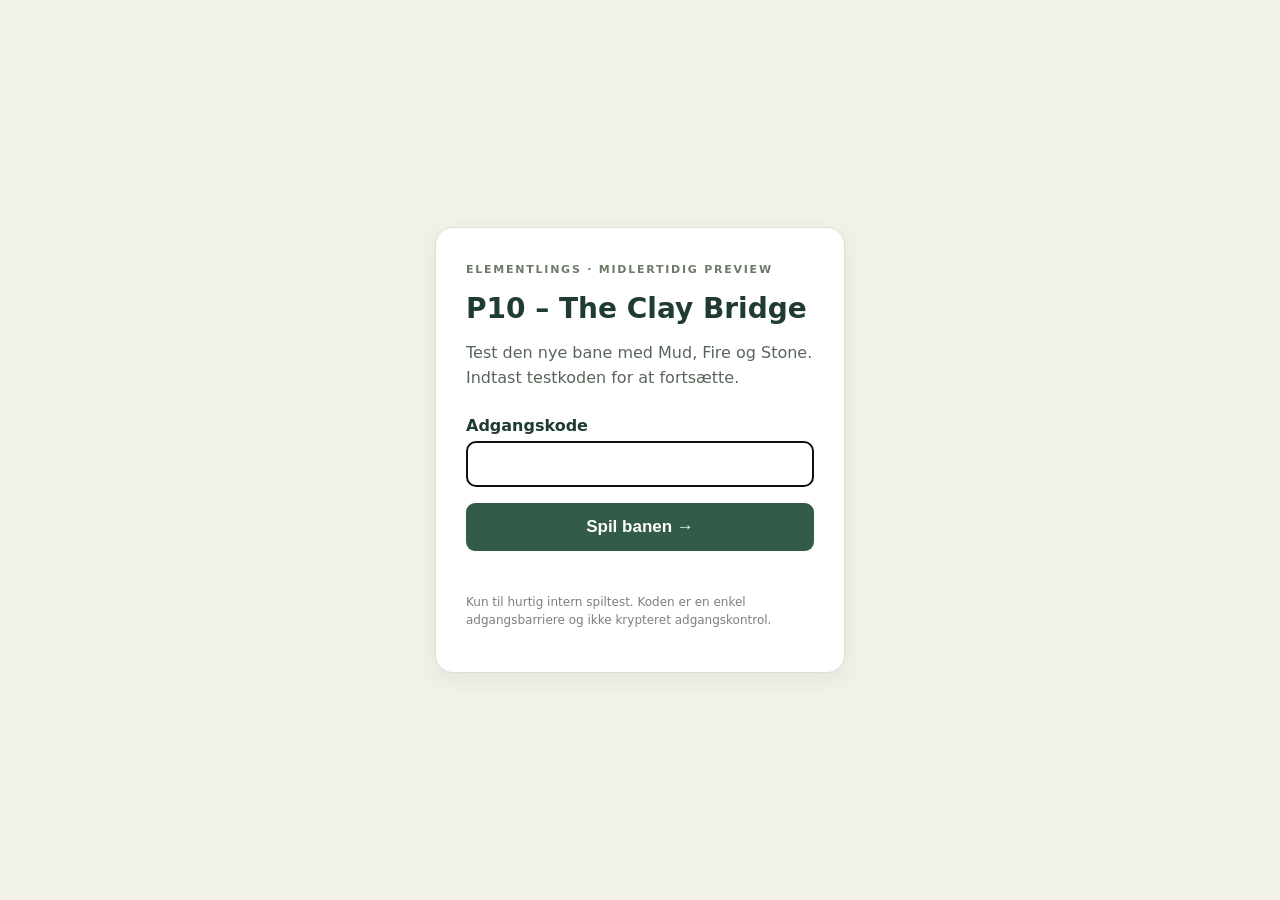
<file: p10-20261018/index.html>
<!doctype html>
<html lang="da">
<head><meta charset="utf-8"><meta name="viewport" content="width=device-width,initial-scale=1">
<meta name="robots" content="noindex,nofollow,noarchive"><meta name="referrer" content="no-referrer">
<meta name="color-scheme" content="light">
<title>Elementlings · P10 prøvebane</title>
<style>
*{box-sizing:border-box}body{margin:0;background:#f2f2e8;font:16px system-ui,-apple-system,sans-serif;color:#203c32;min-height:100svh;display:grid;place-items:center;padding:22px}
main{width:100%;max-width:410px;padding:30px;background:#fff;border:1px solid #dce0d2;border-radius:18px;box-shadow:0 6px 25px #203c3214}
small{color:#6f796b;letter-spacing:.16em;font-size:11px;font-weight:700}h1{font-size:28px;margin:15px 0 8px}p{line-height:1.55;color:#58665a}
label{display:block;font-weight:650;margin:25px 0 6px}input{width:100%;font-size:17px;border:1px solid #bdcabb;border-radius:9px;padding:12px}
button{background:#335c48;border:0;border-radius:9px;padding:14px;color:white;font-size:17px;font-weight:bold;width:100%;margin-top:16px}
#error{color:#a42424;font-size:14px;min-height:22px;margin:8px 0 0}.note{font-size:12px;color:#7b8179}
</style></head>
<body><main>
<small>ELEMENTLINGS · MIDLERTIDIG PREVIEW</small>
<h1>P10 – The Clay Bridge</h1>
<p>Test den nye bane med Mud, Fire og Stone. Indtast testkoden for at fortsætte.</p>
<form id="gate"><label for="access">Adgangskode</label><input id="access" autocomplete="off" autocapitalize="characters" spellcheck="false" autofocus required><button type="submit">Spil banen →</button><p id="error" role="status"></p></form>
<p class="note">Kun til hurtig intern spiltest. Koden er en enkel adgangsbarriere og ikke krypteret adgangskontrol.</p>
</main>
<script>
document.getElementById("gate").addEventListener("submit",function(e){
 e.preventDefault();
 if(document.getElementById("access").value.trim().toUpperCase()==="LERBRO10"){
   location.replace("./play.html?preset=clay-bridge");
 }else document.getElementById("error").textContent="Forkert kode – prøv igen.";
});
</script></body></html>
</file>
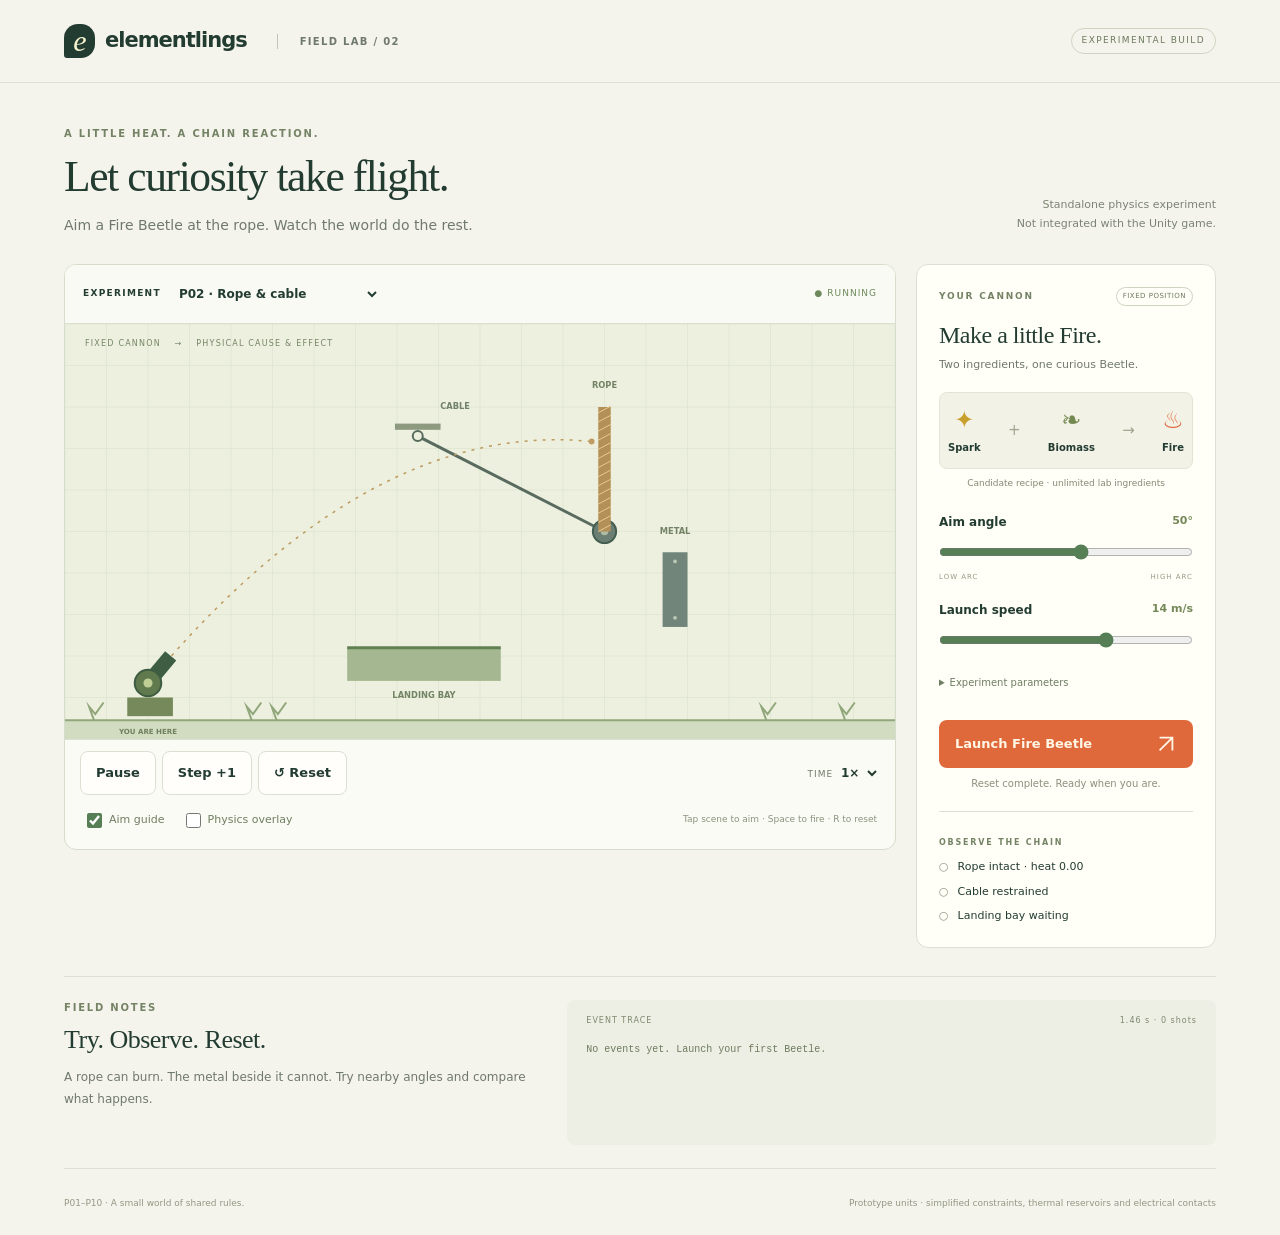
<file: p10-20261018/play.html>
<!doctype html>
<html lang="en">
  <head>
    <meta charset="utf-8" />
    <meta name="viewport" content="width=device-width, initial-scale=1" />
    <meta name="theme-color" content="#203c32" />
    <title>Elementlings · Physics lab</title>
    <link rel="icon" href="data:," />
    <link rel="stylesheet" href="./style.css" />
  </head>
  <body>
    <header class="masthead">
      <a href="./" class="brand"
        ><span class="brand-icon">e</span> elementlings<span class="lab-label"
          >FIELD LAB / 02</span
        ></a
      ><span class="experiment-tag">EXPERIMENTAL BUILD</span>
    </header>
    <main>
      <div class="intro">
        <div>
          <p class="eyebrow">A LITTLE HEAT. A CHAIN REACTION.</p>
          <h1>Let curiosity take flight.</h1>
          <p class="lede">
            Aim a Fire Beetle at the rope. Watch the world do the rest.
          </p>
        </div>
        <p class="scope">
          Standalone physics experiment<br />
          Not integrated with the Unity game.
        </p>
      </div>
      <div class="workspace">
        <section class="scene-panel" aria-label="Physics experiment">
          <div class="scene-toolbar">
            <label class="preset-label"
              >EXPERIMENT
              <select id="preset">
                <option value="rope">P02 · Rope & cable</option>
                <option value="trajectory">P01 · Trajectory</option>
                <option value="thermal">P03 · Heat bridge & boiler</option>
                <option value="water-boiler">P04 · Water & empty boiler</option>
                <option value="clay-bridge">P10 · The Clay Bridge</option>
                <option value="overflow">P09 · The Overflow</option>
                <option value="last-connection">
                  P08 · The Last Connection
                </option>
                <option value="broken-circuit">P07 · The Broken Circuit</option>
                <option value="first-puzzle">P06 · Warm Crossing</option>
                <option value="free-water">P05 · World water & runoff</option>
              </select></label
            ><span id="run-state" class="live-state">● RUNNING</span>
          </div>
          <div class="canvas-wrap">
            <canvas
              id="scene"
              width="1200"
              height="600"
              tabindex="0"
              aria-label="Fixed cannon physics scene. Adjust angle and launch speed, then fire. Tap the scene to aim."
            ></canvas>
            <div class="scene-note">
              FIXED CANNON <span>→</span> PHYSICAL CAUSE & EFFECT
            </div>
          </div>
          <section
            id="clay-controls"
            class="thermal-readout"
            hidden
            aria-label="Clay Bridge mixer and physical mechanisms"
          >
            <div class="aim-buttons">
              <label
                >INGREDIENT A<select id="clay-a">
                  <option>Earth</option>
                  <option>Drop</option>
                  <option>Spark</option>
                  <option>Biomass</option>
                </select></label
              >
              <label
                >INGREDIENT B<select id="clay-b">
                  <option>Earth</option>
                  <option>Drop</option>
                  <option>Spark</option>
                  <option>Biomass</option>
                </select></label
              >
              <button id="clay-fire">Launch Mud</button>
            </div>
            <p id="clay-stock"></p>
            <p id="clay-recipe"></p>
            <label
              >Aim <output id="clay-angle-value">38°</output
              ><input
                id="clay-angle"
                type="range"
                min="5"
                max="85"
                step="1"
                value="38"
            /></label>
            <p id="clay-state" role="status"></p>
            <p id="clay-status" role="status"></p>
            <details>
              <summary>Recipes and clues</summary>
              <p>
                Earth + Drop → Mud. Spark + Biomass → Fire. Earth + Earth →
                Stone. Sticky paste can fill a rough opening, but a heavy ball
                can deform it. Heat changes the material; a real impact can lift
                the retaining stop. Try Mud around38°, Fire around37° onto the
                placed material, and Stone around51° at the lifting paddle. Wait
                for visible ceramic before releasing the heavy ball. No
                shot-order lock.
              </p>
            </details>
          </section>
          <section
            id="overflow-controls"
            class="thermal-readout"
            hidden
            aria-label="Overflow mixer and physical load"
          >
            <div class="aim-buttons">
              <label
                >INGREDIENT A<select id="overflow-a">
                  <option>Earth</option>
                  <option>Drop</option>
                </select></label
              >
              <label
                >INGREDIENT B<select id="overflow-b">
                  <option>Earth</option>
                  <option>Drop</option>
                </select></label
              >
              <button id="overflow-fire">Launch Stone</button>
            </div>
            <p id="overflow-stock"></p>
            <p id="overflow-recipe"></p>
            <label
              >Aim <output id="overflow-angle-value">75°</output
              ><input
                id="overflow-angle"
                type="range"
                min="5"
                max="85"
                step="1"
                value="75"
            /></label>
            <p id="overflow-state" role="status"></p>
            <p id="overflow-status" role="status"></p>
            <details>
              <summary>Recipes and clues</summary>
              <p>
                Earth + Earth → Stone. Drop + Drop → Water. Earth + Drop → Mud.
                Stone occupies space in the cistern; water adds a finite dose.
                Mud is a real water/sediment mixture: concentrated slurry can
                stop on a gentle slope. The protected bucket must physically
                gain enough load to lower the bridge. Try the cistern near75°
                at14m/s. Either Stone/Water order works; wait and watch the
                overflow.
              </p>
            </details>
          </section>
          <section
            id="last-controls"
            class="thermal-readout"
            hidden
            aria-label="Last Connection mixer and mechanism"
          >
            <div class="aim-buttons">
              <label
                >INGREDIENT A<select id="last-a">
                  <option>Earth</option>
                  <option>Spark</option>
                  <option>Biomass</option>
                </select></label
              >
              <label
                >INGREDIENT B<select id="last-b">
                  <option>Earth</option>
                  <option>Spark</option>
                  <option>Biomass</option>
                </select></label
              >
              <button id="last-fire">Launch Stone</button>
            </div>
            <p id="last-stock"></p>
            <p id="last-recipe"></p>
            <label
              >Aim <output id="last-angle-value">65°</output
              ><input
                id="last-angle"
                type="range"
                min="5"
                max="85"
                step="1"
                value="65"
            /></label>
            <p id="last-state" role="status"></p>
            <p id="last-status" role="status"></p>
            <details>
              <summary>Recipes and clues</summary>
              <p>
                Earth + Earth → Stone. Spark + Biomass → Fire. The generator is
                already ON. A stone can obstruct the narrow feeder; heat travels
                from the metal pad into the shielded water bridge. Without
                current the magnet releases its weight, lifting the seed gate.
                Try Stone near 65°, then Fire near 30° at 14 m/s. Selecting
                ingredients spends nothing.
              </p>
            </details>
          </section>
          <section
            id="circuit-controls"
            class="thermal-readout"
            hidden
            aria-label="Broken Circuit mixer and live contacts"
          >
            <div class="aim-buttons">
              <label
                >INGREDIENT A<select id="mix-a">
                  <option>Spark</option>
                  <option>Drop</option>
                  <option>Biomass</option>
                  <option>Metal</option>
                </select></label
              >
              <label
                >INGREDIENT B<select id="mix-b">
                  <option>Spark</option>
                  <option>Drop</option>
                  <option selected>Biomass</option>
                  <option>Metal</option>
                </select></label
              >
              <button id="circuit-fire">Launch Fire</button>
            </div>
            <p id="circuit-stock"></p>
            <p id="circuit-recipe"></p>
            <label
              >Aim <output id="circuit-angle-value">30°</output
              ><input
                id="circuit-angle"
                type="range"
                min="5"
                max="85"
                step="1"
                value="30"
            /></label>
            <p id="circuit-state" role="status"></p>
            <meter id="circuit-charge" min="0" max="4" value="0"></meter>
            <p id="circuit-status" role="status"></p>
            <details>
              <summary>Recipes and clues</summary>
              <p>
                Fire: Spark + Biomass. Water: Drop + Drop. Electric: Spark +
                Metal. Thunder: Spark + Spark. Electric controls the generator
                START port; Thunder only supplies a short pulse. The receiver
                needs four continuous seconds through actual wet contacts.
                Ingredients are spent only when fired. Other pairs are
                unavailable.
              </p>
            </details>
          </section>
          <section
            id="puzzle-controls"
            class="thermal-readout"
            hidden
            aria-label="Seed puzzle"
          >
            <p id="puzzle-ammo"></p>
            <div class="aim-buttons">
              <button id="aim-heat">Aim heat · 50°</button
              ><button id="aim-rope">Aim rope · 30°</button
              ><button id="puzzle-fire">Launch Fire</button>
            </div>
            <p id="puzzle-status" role="status"></p>
          </section>
          <section
            id="thermal-readout"
            class="thermal-readout"
            aria-label="Thermal relay live measurements"
            hidden
          >
            <div id="water-controls" class="water-controls" hidden>
              <label
                >BEETLE
                <select id="species">
                  <option value="Water">Water · Drop + Drop</option>
                  <option value="Fire">Fire · Spark + Biomass</option>
                </select></label
              >
              <div class="aim-buttons">
                <button id="aim-inlet">Aim inlet · 60°</button
                ><button id="aim-pad">Aim metal · 50°</button>
              </div>
              <label id="timing-label"
                >TIMING
                <select id="timing-profile">
                  <option value="current">Current · try 1–2 s</option>
                  <option value="comparison">Candidate · try 3–5 s</option>
                </select></label
              >
              <p id="water-volume" role="status">
                Boiler empty · 0.00 / 1.00 V*
              </p>
              <p id="impact-timing">No metal impacts yet.</p>
              <p id="surface-stats" hidden></p>
            </div>
            <div class="thermal-actions">
              <p id="thermal-summary" role="status">
                Warm metal. Transfer heat. Let pressure do the work.
              </p>
              <button id="thermal-fire">Add Fire</button>
            </div>
            <div class="thermal-gauges">
              <label
                >METAL <output id="metal-temp">0.00 T*</output
                ><meter id="metal-meter" min="0" max="2.4" value="0"></meter
              ></label>
              <label
                >WATER <output id="water-temp">0.00 / 0.80 T*</output
                ><meter id="water-meter" min="0" max="0.8" value="0"></meter
              ></label>
              <label
                >PRESSURE <output id="steam-pressure">0.000 P*</output
                ><meter id="pressure-meter" min="0" max="0.5" value="0"></meter
              ></label>
              <label
                >PISTON <output id="piston-distance">0.00 / 1.00 m</output
                ><meter id="piston-meter" min="0" max="1" value="0"></meter
              ></label>
            </div>
            <details>
              <summary>Thermal contact experiments</summary>
              <label
                ><input id="bridge-gap" type="checkbox" /> Open a physical gap
                in the bridge</label
              ><label
                ><input id="bridge-insulator" type="checkbox" /> Replace bridge
                with insulating stone</label
              >
              <p id="energy-budget"></p>
            </details>
          </section>
          <div class="transport">
            <div class="button-group">
              <button id="pause" aria-pressed="false">Pause</button
              ><button
                id="step"
                title="Pause and advance one 1/120 second physics step"
              >
                Step +1</button
              ><button id="reset">↺ Reset</button>
            </div>
            <label class="time-label"
              >TIME
              <select id="timescale">
                <option value="1">1×</option>
                <option value="0.25">¼×</option>
                <option value="0.5">½×</option>
              </select></label
            >
          </div>
          <div class="overlays">
            <label><input id="arc" type="checkbox" checked /> Aim guide</label
            ><label><input id="debug" type="checkbox" /> Physics overlay</label
            ><span>Tap scene to aim · Space to fire · R to reset</span>
          </div>
        </section>
        <aside class="controls" aria-label="Cannon controls">
          <div class="control-heading">
            <span class="eyebrow">YOUR CANNON</span
            ><span class="tiny-pill">FIXED POSITION</span>
          </div>
          <h2 id="cannon-heading">Make a little Fire.</h2>
          <p class="control-description">
            Two ingredients, one curious Beetle.
          </p>
          <div id="recipe" class="recipe">
            <span><i class="spark">✦</i>Spark</span><b>+</b
            ><span><i class="biomass">❧</i>Biomass</span><b>→</b
            ><span><i class="fire-icon">♨</i>Fire</span>
          </div>
          <p class="recipe-note">
            Candidate recipe · unlimited lab ingredients
          </p>
          <div class="slider-heading">
            <label for="angle">Aim angle</label
            ><output id="angle-value" for="angle">50°</output>
          </div>
          <input id="angle" type="range" min="5" max="85" value="50" step="1" />
          <div class="range-ends">
            <span>LOW ARC</span><span>HIGH ARC</span>
          </div>
          <div class="slider-heading">
            <label for="speed">Launch speed</label
            ><output id="speed-value" for="speed">14 m/s</output>
          </div>
          <input
            id="speed"
            type="range"
            min="6"
            max="18"
            value="14"
            step="0.5"
          />
          <details>
            <summary>Experiment parameters</summary>
            <div class="slider-heading">
              <label for="heat">Heat per impact</label
              ><output id="heat-value" for="heat">1.2</output>
            </div>
            <input
              id="heat"
              type="range"
              min="0.3"
              max="1.2"
              value="1.2"
              step="0.1"
            />
            <p id="parameter-note" class="parameter-note">
              Rope burns at 1.0 heat. Heat cools over time. Gravity: 9.81 m/s².
              Infinite lab ammo.
            </p>
          </details>
          <button id="fire" class="fire-button">
            <span id="launch-label">Launch Fire Beetle</span>
            <svg viewBox="0 0 24 24" width="22" height="22" aria-hidden="true">
              <path
                d="M5 19 19 5M5 5h14v14"
                fill="none"
                stroke="currentColor"
                stroke-width="2"
              />
            </svg>
          </button>
          <p id="launch-status" class="launch-status" role="status">
            Ready when you are.
          </p>
          <div class="observation">
            <span class="eyebrow">OBSERVE THE CHAIN</span>
            <ol>
              <li id="rope-state">Rope intact</li>
              <li id="cable-state">Cable restrained</li>
              <li id="landing-state">Landing bay waiting</li>
            </ol>
          </div>
        </aside>
      </div>
      <section class="notebook" aria-label="Experiment observations">
        <div>
          <p class="eyebrow">FIELD NOTES</p>
          <h2>Try. Observe. Reset.</h2>
          <p id="hint">
            A rope can burn. The metal beside it cannot.<br />Try nearby angles
            and compare what happens.
          </p>
        </div>
        <div class="trace">
          <div class="trace-heading">
            <span>EVENT TRACE</span><span id="clock">0.00 s · 0 shots</span>
          </div>
          <ol id="events" aria-label="Recent physics events">
            <li>No events yet. Launch your first Beetle.</li>
          </ol>
        </div>
      </section>
      <footer>
        <span>P01–P10 · A small world of shared rules.</span>
        <span
          >Prototype units · simplified constraints, thermal reservoirs and
          electrical contacts</span
        >
      </footer>
    </main>
    <script type="module" src="./app.mjs"></script>
  </body>
</html>
</file>
<file: p10-20261018/style.css>
:root {
  color-scheme: light;
  --ink: #233c32;
  --muted: #6f796b;
  --paper: #f5f4ec;
  --line: #dce0d2;
  --green: #577f55;
  --orange: #df693b;
}
* {
  box-sizing: border-box;
}
body {
  margin: 0;
  background: var(--paper);
  color: var(--ink);
  font:
    15px/1.5 system-ui,
    -apple-system,
    BlinkMacSystemFont,
    "Segoe UI",
    sans-serif;
}
button,
input,
select {
  font: inherit;
}
button,
select {
  cursor: pointer;
}
button:focus-visible,
select:focus-visible,
input:focus-visible,
canvas:focus-visible,
summary:focus-visible {
  outline: 3px solid #df693b;
  outline-offset: 4px;
}
button {
  min-height: 44px;
  border: 1px solid var(--line);
  border-radius: 8px;
  background: #fffefa;
  color: var(--ink);
  padding: 8px 15px;
  font-size: 13px;
  font-weight: 650;
}
button:hover {
  background: #e9eddf;
}
button:disabled {
  opacity: 0.45;
  cursor: default;
}
.masthead {
  height: 83px;
  border-bottom: 1px solid var(--line);
  display: flex;
  align-items: center;
  justify-content: space-between;
  padding: 0 5%;
}
.brand {
  display: flex;
  align-items: center;
  gap: 10px;
  font-size: 21px;
  font-weight: 750;
  text-decoration: none;
  color: inherit;
  letter-spacing: -1px;
}
.brand-icon {
  display: grid;
  place-items: center;
  background: var(--ink);
  color: #f6f3ce;
  width: 31px;
  height: 34px;
  border-radius: 14px 14px 14px 3px;
  font: italic 30px Georgia;
}
.lab-label {
  font-size: 10px;
  font-weight: 600;
  letter-spacing: 1.3px;
  margin-left: 20px;
  padding-left: 22px;
  border-left: 1px solid #bec7b5;
  color: var(--muted);
}
.experiment-tag,
.tiny-pill {
  border: 1px solid #cdd5c2;
  border-radius: 20px;
  padding: 5px 10px;
  font-size: 9px;
  letter-spacing: 1.4px;
  color: #6c795f;
}
main {
  max-width: 1500px;
  margin: auto;
  padding: 0 5%;
}
.intro {
  display: flex;
  justify-content: space-between;
  align-items: end;
  margin: 43px 0 28px;
}
.eyebrow {
  font-size: 10px;
  font-weight: 750;
  letter-spacing: 1.8px;
  color: #748365;
  margin: 0 0 9px;
}
h1 {
  font:
    normal clamp(30px, 3.4vw, 48px) / 1.2 Georgia,
    serif;
  letter-spacing: -1.4px;
  margin: 0 0 13px;
}
p {
  margin-top: 0;
}
.lede {
  color: var(--muted);
  font-size: 14px;
  margin: 0;
}
.scope {
  font-size: 11px;
  line-height: 1.8;
  text-align: right;
  color: #7b8374;
  margin: 0 0 2px;
}
.workspace {
  display: grid;
  grid-template-columns: minmax(0, 1fr) 300px;
  gap: 20px;
}
.scene-panel {
  border: 1px solid #d6ddcc;
  border-radius: 12px;
  overflow: hidden;
  background: #fafbf4;
  align-self: start;
}
.scene-toolbar {
  display: flex;
  align-items: center;
  justify-content: space-between;
  padding: 11px 18px;
  border-bottom: 1px solid var(--line);
  background: #f9faf3;
}
.preset-label {
  display: flex;
  gap: 14px;
  align-items: center;
  font-size: 9px;
  font-weight: 700;
  letter-spacing: 1.3px;
}
select {
  background: transparent;
  color: var(--ink);
  border: 0;
  min-height: 36px;
  font-size: 12px;
  font-weight: 650;
}
.live-state {
  font-size: 9px;
  letter-spacing: 1px;
  color: #6d895b;
}
.canvas-wrap {
  position: relative;
  background: #edf0df;
}
canvas {
  display: block;
  width: 100%;
  aspect-ratio: 2;
  touch-action: none;
}
.scene-note {
  position: absolute;
  left: 20px;
  top: 14px;
  font-size: 8px;
  letter-spacing: 1.2px;
  color: #758566;
  pointer-events: none;
}
.scene-note span {
  margin: 0 10px;
}
.transport {
  display: flex;
  justify-content: space-between;
  gap: 8px;
  align-items: center;
  padding: 11px 15px;
  border-top: 1px solid var(--line);
}
.button-group {
  display: flex;
  gap: 6px;
}
.time-label {
  font-size: 9px;
  letter-spacing: 1px;
  color: var(--muted);
}
.overlays {
  display: flex;
  align-items: center;
  gap: 17px;
  padding: 0 18px 15px;
  color: #6e7e61;
  font-size: 11px;
}
.overlays label {
  display: flex;
  align-items: center;
  gap: 4px;
  min-height: 28px;
}
.overlays input {
  accent-color: var(--green);
  width: 15px;
  height: 15px;
}
.overlays > span {
  margin-left: auto;
  font-size: 9px;
  color: #8b9480;
}
.controls {
  border: 1px solid var(--line);
  border-radius: 12px;
  padding: 22px;
  background: #fffef7;
}
.control-heading {
  display: flex;
  justify-content: space-between;
  align-items: center;
}
.control-heading .eyebrow {
  font-size: 9px;
  margin: 0;
}
.tiny-pill {
  font-size: 7px;
  padding: 3px 6px;
  letter-spacing: 0.5px;
}
h2 {
  font:
    normal 24px/1.2 Georgia,
    serif;
  letter-spacing: -0.5px;
  margin: 15px 0 7px;
}
.control-description {
  font-size: 11px;
  color: var(--muted);
  margin-bottom: 19px;
}
.recipe {
  display: flex;
  align-items: center;
  justify-content: space-between;
  gap: 5px;
  background: #f3f2e7;
  border: 1px solid #e3e4d6;
  border-radius: 8px;
  padding: 13px 8px;
}
.recipe > span {
  display: flex;
  flex-direction: column;
  align-items: center;
  gap: 5px;
  font-size: 10px;
  font-weight: 650;
}
.recipe i {
  font-style: normal;
  font-size: 24px;
  line-height: 1.2;
}
.spark {
  color: #c8a02d;
}
.biomass {
  color: #748950;
}
.fire-icon {
  color: var(--orange);
}
.recipe b {
  color: #a0a68e;
  font-weight: 400;
}
.recipe-note {
  font-size: 9px;
  color: #858a75;
  text-align: center;
  margin: 8px 0 23px;
}
.slider-heading {
  display: flex;
  justify-content: space-between;
  font-size: 12px;
  font-weight: 600;
  margin: 19px 0 8px;
}
.slider-heading output {
  font-weight: 700;
  color: #758858;
  font-size: 11px;
}
input[type="range"] {
  width: 100%;
  accent-color: var(--green);
  height: 26px;
  margin: 0;
  cursor: pointer;
}
.range-ends {
  display: flex;
  justify-content: space-between;
  font-size: 7px;
  letter-spacing: 1px;
  color: #959c87;
}
details {
  margin: 15px 0;
  font-size: 10px;
  color: #6e7e61;
}
summary {
  cursor: pointer;
  min-height: 30px;
}
.parameter-note {
  font-size: 10px;
  line-height: 1.6;
  margin: 8px 0;
}
.fire-button {
  display: flex;
  justify-content: space-between;
  align-items: center;
  width: 100%;
  background: var(--orange);
  color: #fff6e6;
  border: 0;
  padding: 13px 16px;
  font-size: 13px;
  min-height: 48px;
}
.fire-button:hover {
  background: #c7572d;
}
.fire-button span {
  font-size: 22px;
}
.launch-status {
  font-size: 10px;
  color: #8c917e;
  text-align: center;
  min-height: 16px;
  margin: 8px 0 19px;
}
.observation {
  border-top: 1px solid var(--line);
  padding-top: 17px;
}
.observation .eyebrow {
  font-size: 8px;
}
.observation ol {
  list-style: none;
  margin: 8px 0 0;
  padding: 0;
  display: grid;
  gap: 8px;
  font-size: 11px;
}
.observation li:before {
  content: "○";
  margin-right: 9px;
  color: #8a947c;
}
.observation li.done:before {
  content: "●";
  color: #d66c3d;
}
.notebook {
  display: grid;
  grid-template-columns: 1fr 1.4fr;
  gap: 40px;
  margin: 28px 0;
  padding: 23px 0;
  border-top: 1px solid var(--line);
  border-bottom: 1px solid var(--line);
}
.notebook h2 {
  font-size: 26px;
  margin: 8px 0 12px;
}
.notebook p:not(.eyebrow) {
  font-size: 12px;
  color: var(--muted);
  line-height: 1.8;
  margin: 0;
}
.trace {
  background: #eeefe4;
  border-radius: 8px;
  padding: 15px 19px;
  min-height: 145px;
}
.trace-heading {
  display: flex;
  justify-content: space-between;
  gap: 12px;
  font-size: 8px;
  letter-spacing: 1px;
  color: #7d886f;
}
.trace ol {
  font:
    10px/1.9 ui-monospace,
    SFMono-Regular,
    Consolas,
    monospace;
  padding: 0;
  list-style: none;
  color: #6d7a5e;
  max-height: 132px;
  overflow: auto;
  margin: 13px 0 0;
}
.trace li {
  white-space: normal;
}
footer {
  display: flex;
  justify-content: space-between;
  gap: 10px;
  font-size: 9px;
  color: #929884;
  margin-bottom: 25px;
}
@media (min-width: 1500px) {
  .workspace {
    grid-template-columns: minmax(0, 1fr) 320px;
  }
}
@media (max-width: 1050px) {
  main {
    padding: 0 3%;
  }
  .workspace {
    grid-template-columns: minmax(0, 1fr) 270px;
    gap: 12px;
  }
  .controls {
    padding: 17px;
  }
  .overlays > span {
    display: none;
  }
  .scene-toolbar {
    padding: 8px 12px;
  }
  .preset-label {
    gap: 6px;
  }
  .transport {
    padding: 9px;
  }
  .button-group {
    gap: 3px;
  }
  .button-group button {
    padding: 8px 10px;
  }
}
@media (max-width: 760px) {
  .masthead {
    height: 66px;
    padding: 0 5%;
  }
  .lab-label {
    display: none;
  }
  .experiment-tag {
    font-size: 7px;
  }
  .intro {
    display: block;
    margin-top: 28px;
  }
  .scope {
    text-align: left;
    margin-top: 14px;
    font-size: 10px;
  }
  .scope br {
    display: none;
  }
  .scope br:after {
    content: " ";
  }
  .workspace {
    grid-template-columns: 1fr;
  }
  main {
    padding: 0 4%;
  }
  .controls {
    padding: 20px;
  }
  .recipe {
    justify-content: space-evenly;
  }
  .recipe > span {
    flex-direction: row;
  }
  .recipe-note {
    margin-bottom: 12px;
  }
  .controls h2 {
    margin-top: 10px;
  }
  .control-description {
    margin-bottom: 12px;
  }
  .slider-heading {
    margin-top: 14px;
  }
  .notebook {
    grid-template-columns: 1fr;
    gap: 20px;
    margin-top: 25px;
  }
  .canvas-wrap {
    min-height: 0;
  }
  .scene-note {
    font-size: 6px;
    top: 8px;
    left: 12px;
  }
  .scene-toolbar {
    padding: 6px 12px;
  }
  .scene-toolbar select {
    font-size: 11px;
  }
  .preset-label {
    font-size: 7px;
  }
  .live-state {
    font-size: 8px;
  }
  .overlays {
    padding-bottom: 9px;
  }
  .transport button {
    font-size: 11px;
  }
  footer {
    flex-direction: column;
    font-size: 8px;
  }
  .intro h1 {
    font-size: 34px;
  }
  .lede {
    font-size: 12px;
  }
}

/* P03: readable numerical feedback remains adjacent to the scene on phones. */
[hidden] {
  display: none !important;
}
.thermal-readout {
  padding: 14px 18px;
  border-top: 1px solid var(--line);
  background: #f9f7e9;
}
.thermal-actions {
  display: flex;
  align-items: center;
  gap: 14px;
  justify-content: space-between;
}
.thermal-actions p {
  font-size: 11px;
  line-height: 1.6;
  color: #738065;
  margin: 0;
}
.thermal-actions button {
  flex-shrink: 0;
  background: #df693b;
  color: #fff9ed;
  border: 0;
}
.thermal-gauges {
  display: grid;
  grid-template-columns: repeat(4, minmax(0, 1fr));
  gap: 16px;
  margin-top: 15px;
}
.thermal-gauges label {
  font-size: 8px;
  letter-spacing: 1px;
  color: #7d886f;
}
.thermal-gauges output {
  display: block;
  font-size: 12px;
  letter-spacing: 0;
  font-weight: 650;
  color: #566e57;
  margin: 4px 0;
}
.thermal-gauges meter {
  display: block;
  width: 100%;
  height: 9px;
  accent-color: #b58d52;
}
.thermal-readout details {
  margin-bottom: 0;
}
.thermal-readout details label {
  display: flex;
  align-items: center;
  gap: 7px;
  min-height: 44px;
  font-size: 11px;
}
.thermal-readout details input {
  width: 18px;
  height: 18px;
  accent-color: #597c52;
}
#energy-budget {
  font:
    10px/1.7 ui-monospace,
    monospace;
  margin: 9px 0 0;
}
@media (max-width: 760px) {
  .thermal-gauges {
    grid-template-columns: repeat(2, minmax(0, 1fr));
    gap: 12px 20px;
  }
  .thermal-actions p {
    font-size: 10px;
  }
  .thermal-readout {
    padding: 12px;
  }
}
.water-controls {
  border-bottom: 1px solid var(--line);
  padding-bottom: 12px;
  margin-bottom: 12px;
}
.water-controls > label {
  display: flex;
  align-items: center;
  gap: 10px;
  font-size: 9px;
  letter-spacing: 1px;
}
.water-controls select {
  font-size: 12px;
  min-height: 44px;
}
.aim-buttons {
  display: flex;
  gap: 8px;
  margin: 7px 0;
}
.water-controls p {
  margin: 5px 0;
  font-size: 11px;
  color: #687b67;
}
#impact-timing {
  font:
    10px/1.7 ui-monospace,
    monospace;
}
.water-icon {
  color: #4b8f9e;
}
.fire-button #launch-label {
  font-size: 13px;
}
body[data-species="Water"] .fire-button,
body[data-species="Water"] #thermal-fire {
  background: #4b8f9e;
}

#circuit-controls select {
  min-height: 44px;
  max-width: 100%;
}
#circuit-charge {
  width: 100%;
  height: 12px;
}
#circuit-controls .aim-buttons {
  align-items: end;
}
#circuit-controls label {
  min-width: 0;
}
</file>
